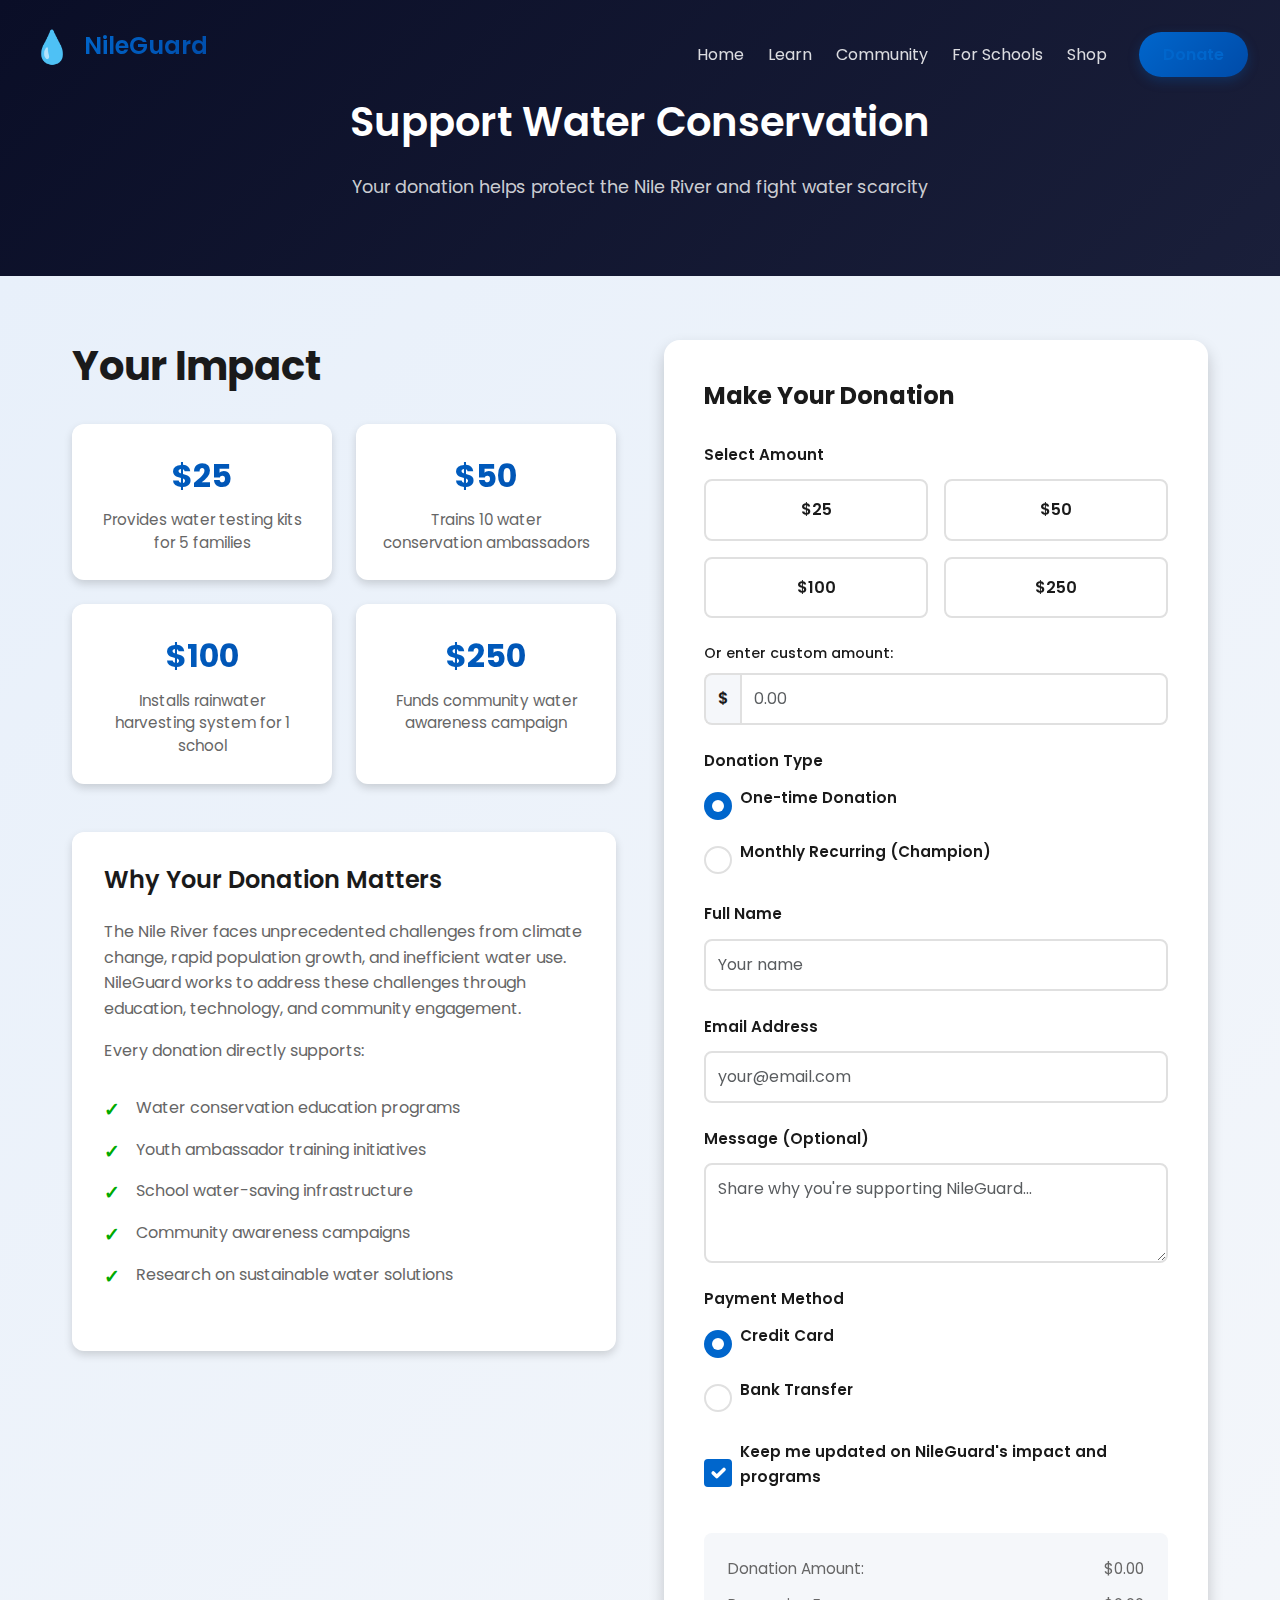
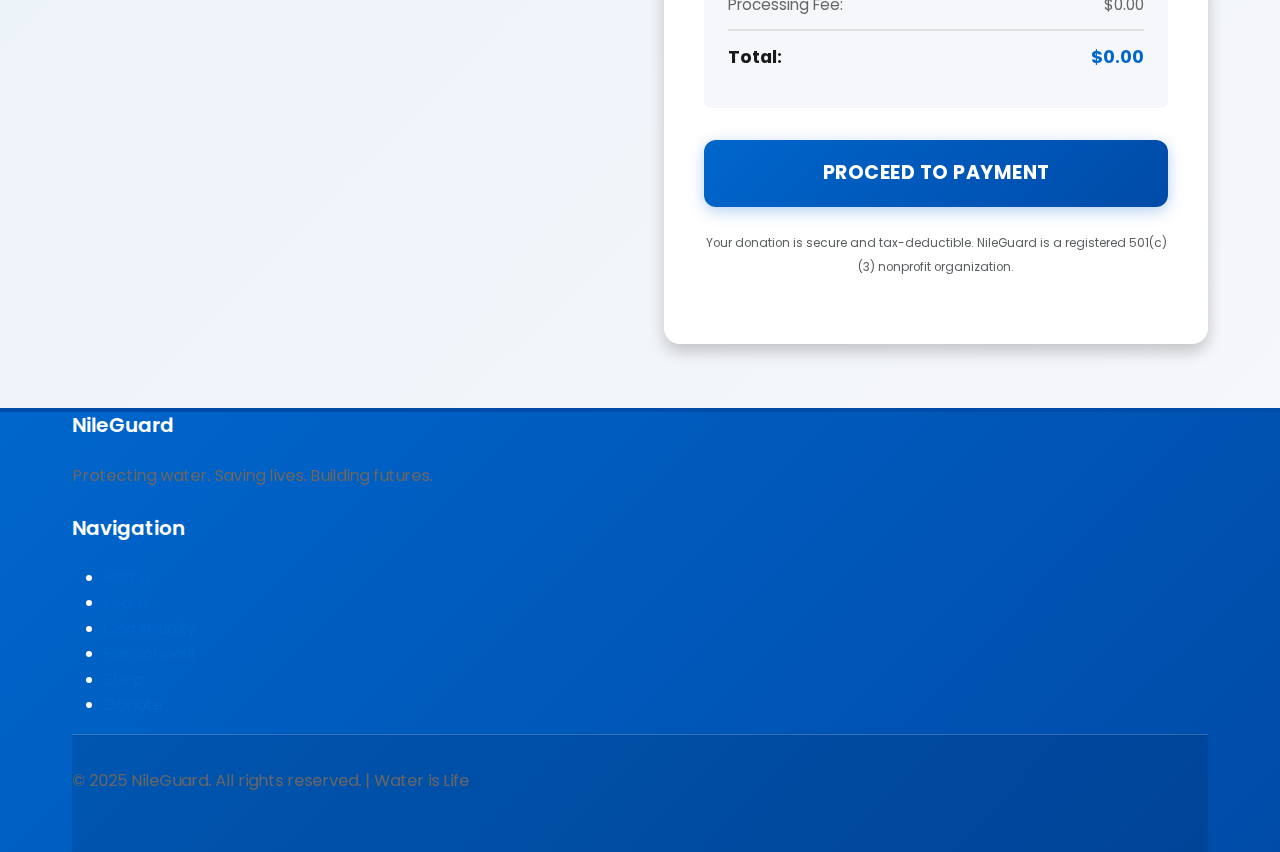
<file: risk.html>
<!DOCTYPE html>
<html lang="en">

<head>
    <meta charset="UTF-8">
    <meta name="viewport" content="width=device-width, initial-scale=1.0">
    <title>Donate - NileGuard</title>

    <!-- Bootstrap CSS -->
    <link href="https://cdn.jsdelivr.net/npm/bootstrap@5.3.0/dist/css/bootstrap.min.css" rel="stylesheet">

    <!-- Fonts -->
    <link href="https://fonts.googleapis.com/css2?family=Poppins:wght@300;400;600;700&display=swap" rel="stylesheet">

    <!-- Custom Styles -->
    <link rel="stylesheet" href="assets/css/common.css">
    <link rel="stylesheet" href="assets/css/donate.css">
</head>

<body>
    <!-- Navigation -->
    <nav class="navbar navbar-expand-lg fixed-top" id="navbar">
        <div class="navbar-container">
            <a class="navbar-brand" href="index.html">
                <span class="brand-icon">💧</span>
                <span class="brand-text">NileGuard</span>
            </a>
            <button class="navbar-toggler" type="button" data-bs-toggle="collapse" data-bs-target="#navbarNav"
                aria-controls="navbarNav" aria-expanded="false" aria-label="Toggle navigation">
                <span class="navbar-toggler-icon"></span>
            </button>
            <div class="collapse navbar-collapse" id="navbarNav">
                <ul class="navbar-nav">
                    <li class="nav-item">
                        <a class="nav-link" href="index.html">Home</a>
                    </li>
                    <li class="nav-item">
                        <a class="nav-link" href="learn.html">Learn</a>
                    </li>
                    <li class="nav-item">
                        <a class="nav-link" href="community.html">Community</a>
                    </li>
                    <li class="nav-item">
                        <a class="nav-link" href="schools.html">For Schools</a>
                    </li>
                    <li class="nav-item">
                        <a class="nav-link" href="store.html">Shop</a>
                    </li>
                    <li class="nav-item nav-donate-btn">
                        <a class="nav-link active" href="risk.html">Donate</a>
                    </li>
                </ul>
            </div>
        </div>
    </nav>

    <!-- Page Header -->
    <section class="page-header">
        <div class="container">
            <h1>Support Water Conservation</h1>
            <p>Your donation helps protect the Nile River and fight water scarcity</p>
        </div>
    </section>

    <!-- Donation Main Content -->
    <main class="donate-main">
        <div class="container">
            <div class="donate-wrapper">
                <!-- Left: Impact Section -->
                <div class="donate-impact">
                    <h2>Your Impact</h2>
                    <div class="impact-cards">
                        <div class="impact-card">
                            <div class="impact-number">$25</div>
                            <div class="impact-text">Provides water testing kits for 5 families</div>
                        </div>
                        <div class="impact-card">
                            <div class="impact-number">$50</div>
                            <div class="impact-text">Trains 10 water conservation ambassadors</div>
                        </div>
                        <div class="impact-card">
                            <div class="impact-number">$100</div>
                            <div class="impact-text">Installs rainwater harvesting system for 1 school</div>
                        </div>
                        <div class="impact-card">
                            <div class="impact-number">$250</div>
                            <div class="impact-text">Funds community water awareness campaign</div>
                        </div>
                    </div>

                    <div class="donation-story">
                        <h3>Why Your Donation Matters</h3>
                        <p>The Nile River faces unprecedented challenges from climate change, rapid population growth,
                            and inefficient water use. NileGuard works to address these challenges through education,
                            technology, and community engagement.</p>
                        <p>Every donation directly supports:</p>
                        <ul>
                            <li>Water conservation education programs</li>
                            <li>Youth ambassador training initiatives</li>
                            <li>School water-saving infrastructure</li>
                            <li>Community awareness campaigns</li>
                            <li>Research on sustainable water solutions</li>
                        </ul>
                    </div>
                </div>

                <!-- Right: Donation Form Section -->
                <div class="donate-form-section">
                    <form id="donationForm" class="donation-form">
                        <h3>Make Your Donation</h3>

                        <!-- Donation Amount Selection -->
                        <div class="form-group">
                            <label>Select Amount</label>
                            <div class="amount-buttons">
                                <button type="button" class="amount-btn" data-amount="25">$25</button>
                                <button type="button" class="amount-btn" data-amount="50">$50</button>
                                <button type="button" class="amount-btn" data-amount="100">$100</button>
                                <button type="button" class="amount-btn" data-amount="250">$250</button>
                            </div>
                            <div class="custom-amount">
                                <label for="customAmount">Or enter custom amount:</label>
                                <div class="input-group">
                                    <span class="input-group-text">$</span>
                                    <input type="number" class="form-control" id="customAmount" placeholder="0.00"
                                        min="1" step="0.01">
                                </div>
                            </div>
                        </div>

                        <!-- Donation Type -->
                        <div class="form-group">
                            <label>Donation Type</label>
                            <div class="donation-type-options">
                                <div class="form-check">
                                    <input class="form-check-input" type="radio" name="donationType" id="oneTime"
                                        value="oneTime" checked>
                                    <label class="form-check-label" for="oneTime">
                                        One-time Donation
                                    </label>
                                </div>
                                <div class="form-check">
                                    <input class="form-check-input" type="radio" name="donationType" id="monthly"
                                        value="monthly">
                                    <label class="form-check-label" for="monthly">
                                        Monthly Recurring (Champion)
                                    </label>
                                </div>
                            </div>
                        </div>

                        <!-- Donor Information -->
                        <div class="form-group">
                            <label for="donorName">Full Name</label>
                            <input type="text" class="form-control" id="donorName" placeholder="Your name" required>
                        </div>

                        <div class="form-group">
                            <label for="donorEmail">Email Address</label>
                            <input type="email" class="form-control" id="donorEmail" placeholder="your@email.com"
                                required>
                        </div>

                        <div class="form-group">
                            <label for="donorMessage">Message (Optional)</label>
                            <textarea class="form-control" id="donorMessage" rows="3"
                                placeholder="Share why you're supporting NileGuard..."></textarea>
                        </div>

                        <!-- Payment Method -->
                        <div class="form-group">
                            <label>Payment Method</label>
                            <div class="payment-methods">
                                <div class="form-check">
                                    <input class="form-check-input" type="radio" name="paymentMethod" id="creditCard"
                                        value="creditCard" checked>
                                    <label class="form-check-label" for="creditCard">
                                        Credit Card
                                    </label>
                                </div>
                                <div class="form-check">
                                    <input class="form-check-input" type="radio" name="paymentMethod" id="bankTransfer"
                                        value="bankTransfer">
                                    <label class="form-check-label" for="bankTransfer">
                                        Bank Transfer
                                    </label>
                                </div>
                            </div>
                        </div>

                        <!-- Newsletter Opt-in -->
                        <div class="form-check form-group">
                            <input class="form-check-input" type="checkbox" id="newsletter" checked>
                            <label class="form-check-label" for="newsletter">
                                Keep me updated on NileGuard's impact and programs
                            </label>
                        </div>

                        <!-- Donation Amount Display -->
                        <div class="donation-summary">
                            <div class="summary-row">
                                <span>Donation Amount:</span>
                                <span id="donationAmountDisplay">$0.00</span>
                            </div>
                            <div class="summary-row">
                                <span>Processing Fee:</span>
                                <span id="processingFee">$0.00</span>
                            </div>
                            <div class="summary-row total">
                                <span>Total:</span>
                                <span id="totalAmount">$0.00</span>
                            </div>
                        </div>

                        <!-- Submit Button -->
                        <button type="submit" class="btn btn-primary btn-lg w-100" id="donateBtn">
                            Proceed to Payment
                        </button>

                        <!-- Trust Badges -->
                        <div class="trust-badges">
                            <p class="text-center text-muted">
                                <small>Your donation is secure and tax-deductible. NileGuard is a registered 501(c)(3)
                                    nonprofit organization.</small>
                            </p>
                        </div>
                    </form>
                </div>
            </div>
        </div>
    </main>

    <!-- Footer -->
    <footer class="footer">
        <div class="container">
            <div class="footer-content">
                <div class="footer-section">
                    <h5>NileGuard</h5>
                    <p>Protecting water. Saving lives. Building futures.</p>
                </div>
                <div class="footer-section">
                    <h5>Navigation</h5>
                    <ul>
                        <li><a href="index.html">Home</a></li>
                        <li><a href="learn.html">Learn</a></li>
                        <li><a href="community.html">Community</a></li>
                        <li><a href="schools.html">For Schools</a></li>
                        <li><a href="store.html">Shop</a></li>
                        <li><a href="risk.html">Donate</a></li>
                    </ul>
                </div>
            </div>
            <div class="footer-bottom">
                <p>&copy; 2025 NileGuard. All rights reserved. | Water is Life</p>
            </div>
        </div>
    </footer>

    <!-- Bootstrap JS -->
    <script src="https://cdn.jsdelivr.net/npm/bootstrap@5.3.0/dist/js/bootstrap.bundle.min.js"></script>

    <!-- GSAP -->
    <script src="https://cdnjs.cloudflare.com/ajax/libs/gsap/3.12.2/gsap.min.js"></script>

    <!-- Custom Scripts -->
    <script src="assets/js/common.js"></script>
    <script src="assets/js/animations.js"></script>
    <script src="assets/js/donate.js"></script>
</body>

</html>
</file>
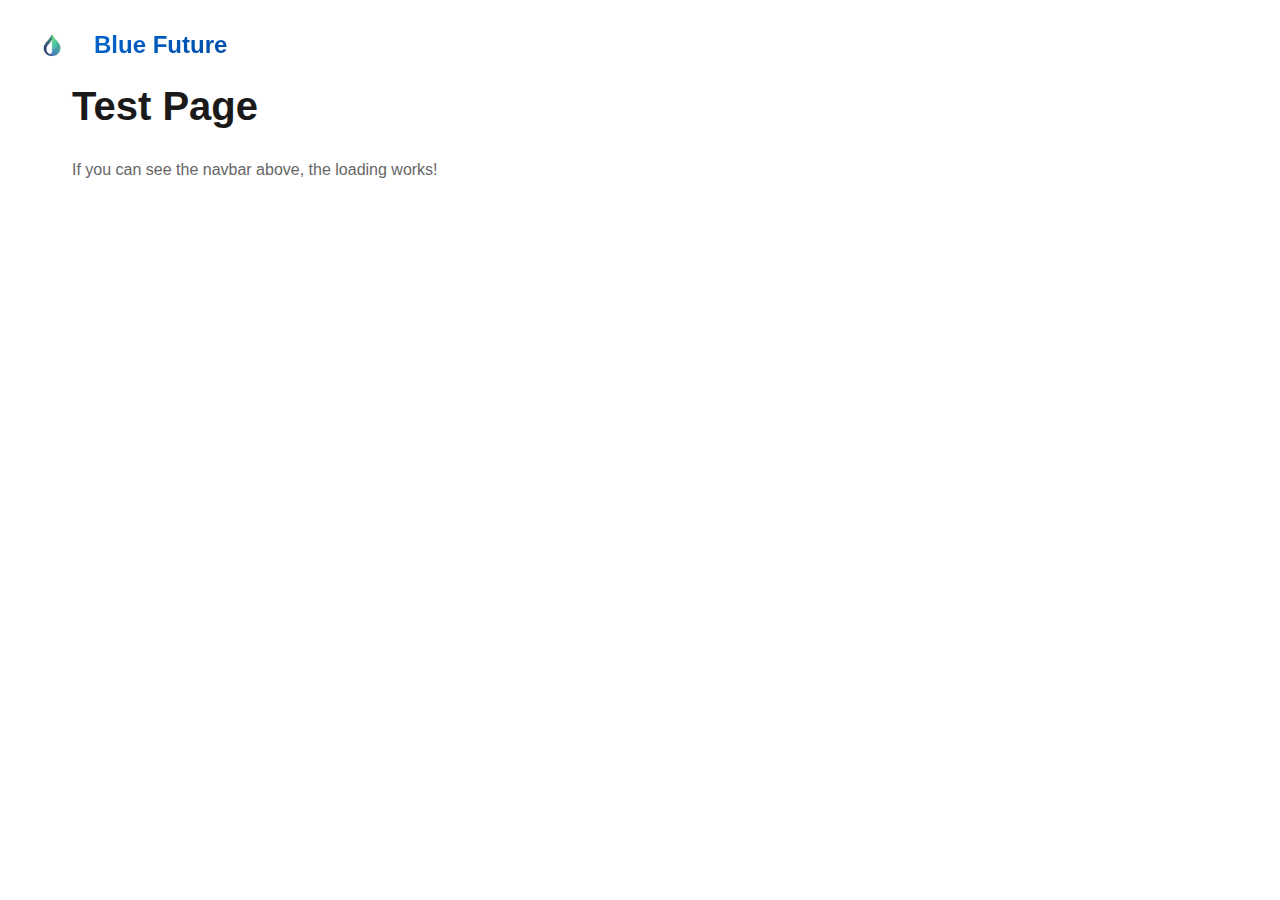
<file: test.html>
<!DOCTYPE html>
<html lang="en">

<head>
    <meta charset="UTF-8">
    <meta name="viewport" content="width=device-width, initial-scale=1.0">
    <title>Test</title>
    <link href="https://cdn.jsdelivr.net/npm/bootstrap@5.3.0/dist/css/bootstrap.min.css" rel="stylesheet">
    <link rel="stylesheet" href="assets/css/common.css">
</head>

<body>
    <!-- Navigation -->
    <div id="navbar-placeholder"></div>

    <main style="padding-top: 80px;">
        <div class="container">
            <h1>Test Page</h1>
            <p>If you can see the navbar above, the loading works!</p>
        </div>
    </main>

    <!-- Footer -->
    <div id="footer-placeholder"></div>

    <!-- Scripts -->
    <script src="https://cdn.jsdelivr.net/npm/bootstrap@5.3.0/dist/js/bootstrap.bundle.min.js"></script>

    <script>
        // Inline test
        const NAVBAR_HTML = `<nav class="navbar navbar-expand-lg fixed-top" id="navbar">
    <div class="navbar-container">
        <a class="navbar-brand" href="index.html">
            <img src="assets/img/bluefuture-logo.png" alt="Blue Future Logo" 
                style="height: 40px; margin-right: 10px;">
            <span class="brand-text">Blue Future</span>
        </a>
        <button class="navbar-toggler" type="button" data-bs-toggle="collapse" data-bs-target="#navbarNav"
            aria-controls="navbarNav" aria-expanded="false" aria-label="Toggle navigation">
            <span class="navbar-toggler-icon"></span>
        </button>
        <div class="collapse navbar-collapse" id="navbarNav">
            <ul class="navbar-nav">
                <li class="nav-item">
                    <a class="nav-link" href="index.html">Home</a>
                </li>
                <li class="nav-item">
                    <a class="nav-link" href="test.html">Test</a>
                </li>
            </ul>
        </div>
    </div>
</nav>`;

        function loadNavbar() {
            try {
                document.body.insertAdjacentHTML('afterbegin', NAVBAR_HTML);
                console.log('Navbar loaded');
            } catch (error) {
                console.error('Error loading navbar:', error);
            }
        }

        // Load on DOM ready
        if (document.readyState === 'loading') {
            document.addEventListener('DOMContentLoaded', loadNavbar);
        } else {
            loadNavbar();
        }
    </script>
</body>

</html>
</file>
<file: assets/css/common.css>
/* ========================================
   COMMON STYLES - Used across all pages
   نمط مشترك - مستخدم في جميع الصفحات
   ======================================== */

:root {
    /* ========================================
       نظام الألوان الموحد - Unified Color Palette
       ======================================== */

    /* الألوان الأساسية - Primary Colors */
    --color-primary: #0066cc;
    /* الأزرق الأساسي */
    --color-primary-light: #3399ff;
    /* أزرق فاتح */
    --color-primary-dark: #004ba8;
    /* أزرق غامق */
    --color-primary-gradient-start: #0066cc;
    --color-primary-gradient-end: #004ba8;

    /* الألوان الثانوية - Secondary Colors */
    --color-accent: #00d4ff;
    /* التركواز/السماوي */
    --color-accent-light: #66e6ff;
    /* تركواز فاتح */
    --color-accent-dark: #0099cc;
    /* تركواز غامق */

    /* ألوان الحالة - Status Colors */
    --color-success: #00aa00;
    /* أخضر النجاح */
    --color-warning: #ffdd00;
    /* أصفر التحذير */
    --color-danger: #dd0000;
    /* أحمر الخطر */
    --color-info: #0066cc;
    /* أزرق المعلومات */

    /* الألوان المحايدة - Neutral Colors */
    --color-dark-bg: #0a0e27;
    /* خلفية غامقة */
    --color-light-bg: #f5f7fa;
    /* خلفية فاتحة */
    --color-white: #ffffff;
    /* أبيض */
    --color-text-dark: #1a1a1a;
    /* نص غامق */
    --color-text-light: #666666;
    /* نص فاتح */
    --color-border: #e0e0e0;
    /* حد فاصل */
    --color-shadow: rgba(0, 0, 0, 0.1);
    /* ظل */

    /* ألوان إضافية للتأكيد - Additional Accent Colors */
    --color-accent-red: #FF6B6B;
    --color-accent-teal: #4ECDC4;
    --color-accent-mint: #95E1D3;
    --color-accent-yellow: #FFD93D;

    /* ========================================
       الخطوط - Typography
       ======================================== */
    --font-primary: 'Poppins', sans-serif;
    --font-size-base: 16px;
    --font-size-sm: 14px;
    --font-size-lg: 18px;
    --font-size-xl: 24px;
    --font-size-2xl: 32px;
    --font-size-3xl: 48px;

    --font-weight-light: 300;
    --font-weight-normal: 400;
    --font-weight-medium: 500;
    --font-weight-bold: 600;
    --font-weight-extra-bold: 700;

    /* ========================================
       المسافات - Spacing Scale
       ======================================== */
    --spacing-xs: 0.5rem;
    /* 8px */
    --spacing-sm: 1rem;
    /* 16px */
    --spacing-md: 1.5rem;
    /* 24px */
    --spacing-lg: 2rem;
    /* 32px */
    --spacing-xl: 3rem;
    /* 48px */
    --spacing-xxl: 4rem;
    /* 64px */

    /* ========================================
       الحدود المستديرة - Border Radius
       ======================================== */
    --radius-sm: 4px;
    --radius-md: 8px;
    --radius-lg: 12px;
    --radius-xl: 16px;
    --radius-full: 9999px;

    /* ========================================
       الظلال - Shadows
       ======================================== */
    --shadow-sm: 0 2px 4px rgba(0, 0, 0, 0.1);
    --shadow-md: 0 4px 8px rgba(0, 0, 0, 0.15);
    --shadow-lg: 0 8px 16px rgba(0, 0, 0, 0.2);
    --shadow-xl: 0 12px 24px rgba(0, 0, 0, 0.25);
    --shadow-2xl: 0 20px 40px rgba(0, 0, 0, 0.3);

    /* ========================================
       الانتقالات والحركات - Transitions
       ======================================== */
    --transition-fast: 0.15s ease;
    --transition-normal: 0.3s ease;
    --transition-slow: 0.5s ease;

    /* ========================================
       التدرجات - Gradients
       ======================================== */
    --gradient-primary: linear-gradient(135deg, #0066cc 0%, #004ba8 100%);
    --gradient-accent: linear-gradient(135deg, #00d4ff 0%, #0099cc 100%);
    --gradient-light: linear-gradient(135deg, #e8f0fa 0%, #f5f7fa 100%);
    --gradient-dark: linear-gradient(135deg, #1e3c72 0%, #2a5298 100%);
}

/* ========================================
   GLOBAL STYLES
   ======================================== */

* {
    margin: 0;
    padding: 0;
    box-sizing: border-box;
}

html {
    scroll-behavior: smooth;
}

body {
    font-family: var(--font-primary);
    font-size: var(--font-size-base);
    line-height: 1.6;
    color: var(--color-text-dark);
    background-color: #fff;
    overflow-x: hidden;
    display: flex;
    flex-direction: column;
    min-height: 100vh;
}

main {
    flex: 1;
}

/* ========================================
   TYPOGRAPHY
   ======================================== */

h1,
h2,
h3,
h4,
h5,
h6 {
    font-weight: var(--font-weight-bold);
    line-height: 1.3;
    margin-bottom: var(--spacing-md);
}

h1 {
    font-size: 2.5rem;
}

h2 {
    font-size: 2rem;
}

h3 {
    font-size: 1.5rem;
}

h4 {
    font-size: 1.25rem;
}

p {
    margin-bottom: var(--spacing-md);
    color: var(--color-text-light);
    line-height: 1.8;
}

a {
    color: var(--color-primary);
    text-decoration: none;
    transition: color var(--transition-normal);
}

a:hover {
    color: var(--color-primary-dark);
}

/* ========================================
   NAVBAR STYLES
   ======================================== */

.navbar {
    background: transparent;
    box-shadow: none;
    padding: 1rem 0;
    z-index: 1000;
    transition: all var(--transition-normal);
}

.navbar.scrolled {
    background: rgba(255, 255, 255, 0.98);
    box-shadow: 0 2px 12px rgba(0, 0, 0, 0.15);
    backdrop-filter: blur(10px);
}

.navbar-container {
    display: flex;
    align-items: center;
    justify-content: space-between;
    width: 100%;
    max-width: 1400px;
    margin: 0 auto;
    padding: 0 2rem;
}

.navbar-brand {
    display: flex;
    align-items: center;
    gap: 0.75rem;
    font-size: 1.5rem;
    font-weight: var(--font-weight-bold);
    color: #fff !important;
    transition: transform var(--transition-normal);
    white-space: nowrap;
}

.navbar.scrolled .navbar-brand {
    color: var(--color-text-dark) !important;
}

.brand-icon {
    font-size: 2rem;
    display: inline-block;
}

.brand-text {
    background: var(--gradient-primary);
    -webkit-background-clip: text;
    -webkit-text-fill-color: transparent;
    background-clip: text;
}

.navbar.scrolled .brand-text {
    -webkit-text-fill-color: unset;
    color: var(--color-primary);
}

.navbar-brand:hover {
    transform: scale(1.05);
}

.navbar-toggler {
    border-color: rgba(255, 255, 255, 0.5) !important;
    padding: 0.25rem 0.5rem;
}

.navbar.scrolled .navbar-toggler {
    border-color: var(--color-text-dark) !important;
}

.navbar-toggler-icon {
    background-image: url("data:image/svg+xml,%3csvg xmlns='http://www.w3.org/2000/svg' viewBox='0 0 30 30'%3e%3cpath stroke='rgba(255, 255, 255, 0.8)' stroke-linecap='round' stroke-miterlimit='10' stroke-width='2' d='M4 7h22M4 15h22M4 23h22'/%3e%3c/svg%3e");
}

.navbar.scrolled .navbar-toggler-icon {
    background-image: url("data:image/svg+xml,%3csvg xmlns='http://www.w3.org/2000/svg' viewBox='0 0 30 30'%3e%3cpath stroke='%231a1a1a' stroke-linecap='round' stroke-miterlimit='10' stroke-width='2' d='M4 7h22M4 15h22M4 23h22'/%3e%3c/svg%3e");
}

.navbar-collapse {
    margin-top: 1rem;
}

.navbar-nav {
    display: flex;
    gap: 0.5rem;
    align-items: center;
    list-style: none;
    margin: 0 0 0 auto;
    padding: 0;
}

.nav-item {
    list-style: none;
}

.navbar-nav .nav-link {
    color: rgba(255, 255, 255, 0.85) !important;
    font-weight: var(--font-weight-normal);
    font-size: 1rem;
    transition: color var(--transition-normal);
    position: relative;
    padding: 0.5rem 1rem;
}

.navbar.scrolled .navbar-nav .nav-link {
    color: var(--color-text-dark) !important;
}

.navbar-nav .nav-link:hover,
.navbar-nav .nav-link.active {
    color: var(--color-primary) !important;
}

.navbar-nav .nav-link.active::after {
    content: '';
    position: absolute;
    bottom: 0;
    left: 50%;
    transform: translateX(-50%);
    width: 20px;
    height: 2px;
    background: var(--gradient-primary);
    border-radius: 1px;
}

/* DONATE BUTTON IN NAVBAR */

.nav-donate-btn {
    margin-left: 1rem;
}

.nav-donate-btn .nav-link {
    background: var(--gradient-primary);
    color: #fff !important;
    padding: 0.6rem 1.5rem !important;
    border-radius: 25px;
    font-weight: 600;
    box-shadow: 0 4px 12px rgba(0, 102, 204, 0.25);
    transition: all 0.3s ease;
}

.nav-donate-btn .nav-link:hover {
    transform: translateY(-2px);
    box-shadow: 0 6px 16px rgba(0, 102, 204, 0.35);
    color: #fff !important;
}

.nav-donate-btn .nav-link.active::after {
    display: none;
}

.navbar.scrolled .nav-donate-btn .nav-link {
    color: #fff !important;
}

/* CART BUTTON IN NAVBAR */

.nav-cart-btn {
    margin-left: 1rem;
}

.nav-cart-btn .nav-link {
    background: linear-gradient(135deg, var(--color-success), #00CC00);
    color: #fff !important;
    padding: 0.6rem 1.5rem !important;
    border-radius: 25px;
    font-weight: 600;
    box-shadow: 0 4px 12px rgba(0, 170, 0, 0.25);
    transition: all 0.3s ease;
    display: flex;
    align-items: center;
    gap: 0.5rem;
    position: relative;
}

.nav-cart-btn .nav-link:hover {
    transform: translateY(-2px);
    box-shadow: 0 6px 16px rgba(0, 170, 0, 0.35);
    color: #fff !important;
}

.nav-cart-btn .nav-link.active::after {
    display: none;
}

.navbar.scrolled .nav-cart-btn .nav-link {
    color: #fff !important;
}

.cart-icon {
    font-size: 1.2rem;
}

.cart-badge {
    background: #fff;
    color: var(--color-success);
    border-radius: 50%;
    padding: 0.1rem 0.4rem;
    font-size: 0.75rem;
    font-weight: 700;
    min-width: 20px;
    height: 20px;
    display: inline-flex;
    align-items: center;
    justify-content: center;
}

/* Mobile Navbar */
@media (max-width: 991px) {
    .navbar-container {
        padding: 0 1rem;
    }

    .navbar-collapse {
        background: rgba(10, 14, 39, 0.98);
        margin-top: 1rem;
        padding: 1.5rem;
        border-radius: var(--radius-lg);
        box-shadow: 0 8px 24px rgba(0, 0, 0, 0.15);
    }

    .navbar.scrolled .navbar-collapse {
        background: rgba(245, 247, 250, 0.98);
        box-shadow: 0 8px 24px rgba(0, 0, 0, 0.1);
    }

    .navbar-nav {
        flex-direction: column;
        gap: 0.5rem;
        margin: 0;
        width: 100%;
    }

    .nav-item {
        width: 100%;
    }

    .navbar-nav .nav-link {
        padding: 0.875rem 1rem;
        border-radius: var(--radius-md);
        width: 100%;
        text-align: left;
        transition: all 0.2s ease;
    }

    .navbar-nav .nav-link:hover {
        background: rgba(0, 102, 204, 0.15);
        padding-left: 1.25rem;
    }

    .navbar.scrolled .navbar-nav .nav-link:hover {
        background: rgba(0, 102, 204, 0.1);
    }

    .nav-donate-btn,
    .nav-cart-btn {
        margin-left: 0;
        margin-top: 0.5rem;
    }

    .nav-donate-btn .nav-link,
    .nav-cart-btn .nav-link {
        text-align: center;
        justify-content: center;
    }
}

/* ========================================
   BUTTON STYLES
   ======================================== */

.btn {
    font-weight: var(--font-weight-bold);
    border-radius: var(--radius-lg);
    padding: 0.75rem 1.5rem;
    transition: all var(--transition-normal);
    border: none;
    cursor: pointer;
}

.btn-primary {
    background: var(--gradient-primary);
    color: #fff;
    box-shadow: var(--shadow-md);
}

.btn-primary:hover {
    background: linear-gradient(135deg, var(--color-primary-dark), var(--color-primary));
    box-shadow: var(--shadow-lg);
    transform: translateY(-2px);
}

.btn-success {
    background: linear-gradient(135deg, var(--color-success), #00cc00);
    color: #fff;
}

.btn-success:hover {
    background: linear-gradient(135deg, #009900, var(--color-success));
    transform: translateY(-2px);
}

.btn-outline-light {
    border: 2px solid rgba(255, 255, 255, 0.5);
    color: #fff;
}

.btn-outline-light:hover {
    background: rgba(255, 255, 255, 0.1);
    border-color: #fff;
}

.btn-outline-primary {
    border: 2px solid var(--color-primary);
    color: var(--color-primary);
}

.btn-outline-primary:hover {
    background: var(--color-primary);
    color: #fff;
}

/* ========================================
   SECTION STYLES
   ======================================== */

section {
    padding: var(--spacing-xxl) 0;
}

.section-title {
    text-align: center;
    font-size: 2.5rem;
    margin-bottom: var(--spacing-lg);
    background: var(--gradient-primary);
    -webkit-background-clip: text;
    -webkit-text-fill-color: transparent;
    background-clip: text;
}

.section-subtitle {
    text-align: center;
    font-size: 1.1rem;
    color: var(--color-text-light);
    margin-bottom: var(--spacing-lg);
}

.page-header {
    background: linear-gradient(135deg, var(--color-dark-bg), #1a1f3a);
    color: #fff;
    padding: 6rem 0 3rem;
    text-align: center;
}

.page-header h1 {
    color: #fff;
    margin-bottom: var(--spacing-md);
    font-size: 2.5rem;
}

.page-header p {
    color: rgba(255, 255, 255, 0.8);
    font-size: 1.1rem;
}

/* ========================================
   CARD STYLES
   ======================================== */

.card {
    background: #fff;
    border: none;
    border-radius: var(--radius-lg);
    box-shadow: var(--shadow-md);
    padding: var(--spacing-lg);
    transition: all var(--transition-normal);
    height: 100%;
}

.card:hover {
    transform: translateY(-8px);
    box-shadow: var(--shadow-xl);
}

.card-icon {
    display: flex;
    align-items: center;
    justify-content: center;
    width: 60px;
    height: 60px;
    background: var(--gradient-primary);
    border-radius: 50%;
    margin-bottom: var(--spacing-md);
}

.icon-svg {
    width: 30px;
    height: 30px;
    color: #fff;
    stroke: #fff;
}

/* ========================================
   FOOTER STYLES
   ======================================== */

.footer {
    background: var(--gradient-primary);
    color: #fff;
    margin-top: auto;
    border-top: 4px solid var(--color-primary-dark);
    position: relative;
    width: 100%;
    display: block;
    visibility: visible;
    opacity: 1;
    z-index: 10;
}

.footer-top {
    padding: var(--spacing-xxl) 0 0;
}

.footer-main {
    display: grid;
    grid-template-columns: 1.2fr 1fr 1fr 1fr;
    gap: var(--spacing-xl);
    margin-bottom: var(--spacing-xxl);
}

.footer-section {
    display: flex;
    flex-direction: column;
}

.footer-brand {
    margin-bottom: 0;
}

.footer-logo {
    display: flex;
    align-items: center;
    gap: 0.75rem;
    margin-bottom: var(--spacing-md);
    font-size: 1.5rem;
    font-weight: var(--font-weight-extra-bold);
    color: #fff;
}

.logo-icon {
    font-size: 2rem;
}

.logo-text {
    color: #fff;
    font-weight: 700;
}

.footer-description {
    color: rgba(255, 255, 255, 0.9);
    font-size: 0.9rem;
    margin-bottom: var(--spacing-lg);
    line-height: 1.5;
}

.footer-social {
    display: flex;
    gap: 1rem;
    align-items: center;
    margin-top: auto;
}

.social-link {
    width: 40px;
    height: 40px;
    border-radius: 50%;
    background: rgba(255, 255, 255, 0.15);
    display: flex;
    align-items: center;
    justify-content: center;
    color: #fff;
    transition: all var(--transition-normal);
    border: 2px solid rgba(255, 255, 255, 0.3);
    font-size: 1.1rem;
}

.social-link:hover {
    background: rgba(255, 255, 255, 0.25);
    border-color: #fff;
    transform: translateY(-3px);
}

.social-icon {
    width: 20px;
    height: 20px;
    fill: #fff;
}

.footer-title {
    color: #e0f0ff;
    font-size: 1rem;
    font-weight: 700;
    margin-bottom: var(--spacing-lg);
    text-transform: none;
    letter-spacing: 0;
}

.footer-links {
    list-style: none;
    display: flex;
    flex-direction: column;
    gap: 0.75rem;
}

.footer-links li a {
    color: rgba(255, 255, 255, 0.85);
    font-size: 0.95rem;
    transition: all var(--transition-normal);
    position: relative;
}

.footer-links li a:hover {
    color: #fff;
    padding-left: 5px;
}

.footer-contact {
    grid-column: 4;
}

.contact-item {
    display: flex;
    align-items: flex-start;
    gap: 0.75rem;
    margin-bottom: var(--spacing-md);
    color: rgba(255, 255, 255, 0.85);
    font-size: 0.95rem;
}

.contact-icon {
    font-size: 1.2rem;
    flex-shrink: 0;
    margin-top: 2px;
}

.contact-item a {
    color: rgba(255, 255, 255, 0.85);
    text-decoration: none;
    transition: color var(--transition-normal);
}

.contact-item a:hover {
    color: #fff;
    text-decoration: underline;
}

.footer-bottom {
    background: rgba(0, 0, 0, 0.1);
    border-top: 1px solid rgba(255, 255, 255, 0.2);
    padding: var(--spacing-lg) 0;
}

.footer-copyright {
    color: rgba(255, 255, 255, 0.8);
    font-size: 0.85rem;
    margin: 0;
}

/* Responsive Footer */
@media (max-width: 1024px) {
    .footer-main {
        grid-template-columns: 1fr 1fr;
        gap: var(--spacing-lg);
    }

    .footer-brand {
        grid-column: 1 / -1;
        flex-direction: row;
        align-items: flex-start;
        gap: var(--spacing-xl);
    }

    .footer-contact {
        grid-column: 2;
    }
}

@media (max-width: 768px) {
    .footer-main {
        grid-template-columns: 1fr;
        gap: var(--spacing-lg);
        margin-bottom: var(--spacing-lg);
        padding-bottom: var(--spacing-lg);
    }

    .footer-brand {
        flex-direction: column;
    }

    .footer-section {
        padding-bottom: var(--spacing-lg);
        border-bottom: 1px solid rgba(255, 255, 255, 0.1);
    }

    .footer-section:last-child {
        border-bottom: none;
    }

    .footer-social {
        margin-top: var(--spacing-lg);
    }
}

/* ========================================
   STATS SECTION
   ======================================== */

.stats-section {
    padding: var(--spacing-xxl) 0;
    background: linear-gradient(180deg, rgba(0, 102, 204, 0.08) 0%, rgba(0, 212, 255, 0.04) 100%);
}

.stats-grid {
    display: grid;
    grid-template-columns: repeat(auto-fit, minmax(200px, 1fr));
    gap: 2rem;
    margin-top: 2rem;
    align-items: stretch;
}

.stat-card {
    background: #fff;
    border-radius: var(--radius-lg);
    padding: 2rem 1.5rem;
    text-align: center;
    box-shadow: 0 2px 12px rgba(0, 102, 204, 0.1);
    transition: all var(--transition-normal);
    border: 1px solid rgba(0, 102, 204, 0.1);
}

.stat-card:hover {
    transform: translateY(-6px);
    box-shadow: 0 8px 24px rgba(0, 102, 204, 0.15);
    border-color: rgba(0, 102, 204, 0.2);
}

.stat-value {
    font-size: 2.5rem;
    font-weight: var(--font-weight-extra-bold);
    background: var(--gradient-primary);
    -webkit-background-clip: text;
    -webkit-text-fill-color: transparent;
    background-clip: text;
    line-height: 1;
    margin-bottom: 0.75rem;
}

.stat-label {
    font-size: 0.95rem;
    color: var(--color-text-light);
    font-weight: 500;
}

/* ========================================
   RESPONSIVE DESIGN
   ======================================== */

@media (max-width: 768px) {
    h1 {
        font-size: 2rem;
    }

    h2 {
        font-size: 1.5rem;
    }

    .section-title {
        font-size: 2rem;
    }

    section {
        padding: var(--spacing-lg) 0;
    }

    .navbar {
        padding: 0.5rem 0;
    }
}

/* ========================================
   UTILITY CLASSES
   ======================================== */

.container {
    max-width: 1200px;
    margin: 0 auto;
    padding: 0 var(--spacing-lg);
}

.text-center {
    text-align: center;
}

.text-right {
    text-align: right;
}

.mt-4 {
    margin-top: var(--spacing-lg);
}

.mb-4 {
    margin-bottom: var(--spacing-lg);
}

.mt-6 {
    margin-top: var(--spacing-xxl);
}

.w-100 {
    width: 100%;
}

.hidden {
    display: none;
}

.visible {
    display: block;
}

/* ========================================
   SCROLLBAR STYLING
   ======================================== */

::-webkit-scrollbar {
    width: 10px;
    height: 10px;
}

::-webkit-scrollbar-track {
    background: var(--color-light-bg);
}

::-webkit-scrollbar-thumb {
    background: var(--color-primary);
    border-radius: 5px;
}

::-webkit-scrollbar-thumb:hover {
    background: var(--color-primary-dark);
}
</file>
<file: assets/css/donate.css>
/* ========================================
   DONATION PAGE STYLES
   استخدام النظام الموحد من common.css
   ======================================== */

/* ========================================
   DONATION MAIN LAYOUT
   ======================================== */

.donate-main {
    padding: 4rem 0;
    background: var(--gradient-light);
    min-height: calc(100vh - 300px);
}

.donate-wrapper {
    display: grid;
    grid-template-columns: 1fr 1fr;
    gap: 3rem;
    align-items: start;
}

/* ========================================
   IMPACT SECTION
   ======================================== */

.donate-impact h2 {
    font-size: 2.5rem;
    color: var(--color-text-dark);
    margin-bottom: 2rem;
    font-weight: 700;
}

.impact-cards {
    display: grid;
    grid-template-columns: 1fr 1fr;
    gap: 1.5rem;
    margin-bottom: 3rem;
}

.impact-card {
    background: #fff;
    border-radius: 12px;
    padding: 1.5rem;
    text-align: center;
    box-shadow: var(--shadow-md);
    transition: all 0.3s ease;
    border: 2px solid transparent;
}

.impact-card:hover {
    transform: translateY(-5px);
    box-shadow: var(--shadow-xl);
    border-color: var(--color-primary);
}

.impact-number {
    font-size: 2rem;
    font-weight: 700;
    background: var(--gradient-primary);
    -webkit-background-clip: text;
    -webkit-text-fill-color: transparent;
    background-clip: text;
    margin-bottom: 0.5rem;
}

.impact-text {
    color: var(--color-text-light);
    font-size: 0.95rem;
    line-height: 1.5;
}

/* ========================================
   DONATION STORY
   ======================================== */

.donation-story {
    background: #fff;
    border-radius: 12px;
    padding: 2rem;
    box-shadow: var(--shadow-md);
}

.donation-story h3 {
    color: var(--color-text-dark);
    margin-bottom: 1.5rem;
    font-weight: 600;
}

.donation-story p {
    color: var(--color-text-light);
    margin-bottom: 1rem;
    line-height: 1.6;
}

.donation-story ul {
    list-style: none;
    padding: 0;
    margin: 1.5rem 0;
}

.donation-story li {
    color: var(--color-text-light);
    padding: 0.5rem 0 0.5rem 2rem;
    position: relative;
    line-height: 1.6;
}

.donation-story li:before {
    content: '✓';
    position: absolute;
    left: 0;
    color: var(--color-success);
    font-weight: bold;
    font-size: 1.2rem;
}

/* ========================================
   DONATION FORM SECTION
   ======================================== */

.donate-form-section {
    position: sticky;
    top: 100px;
}

.donation-form {
    background: #fff;
    border-radius: 16px;
    padding: 2.5rem;
    box-shadow: var(--shadow-lg);
}

.donation-form h3 {
    font-size: 1.5rem;
    color: var(--color-text-dark);
    margin-bottom: 2rem;
    font-weight: 700;
}

.form-group {
    margin-bottom: 1.5rem;
}

.form-group label {
    display: block;
    margin-bottom: 0.75rem;
    color: var(--color-text-dark);
    font-weight: 600;
    font-size: 0.95rem;
}

.form-control,
.form-check-input {
    border: 2px solid var(--color-border);
    border-radius: 8px;
    padding: 0.75rem;
    font-family: var(--font-primary);
    transition: all 0.3s ease;
}

.form-control:focus {
    border-color: var(--color-primary);
    box-shadow: 0 0 0 3px rgba(0, 102, 204, 0.1);
}

.form-check-input:checked {
    background-color: var(--color-primary);
    border-color: var(--color-primary);
}

/* ========================================
   AMOUNT BUTTONS
   ======================================== */

.amount-buttons {
    display: grid;
    grid-template-columns: repeat(2, 1fr);
    gap: 1rem;
    margin-bottom: 1.5rem;
}

.amount-btn {
    padding: 1rem;
    border: 2px solid var(--color-border);
    border-radius: 8px;
    background: #fff;
    color: var(--color-text-dark);
    font-weight: 600;
    cursor: pointer;
    transition: all 0.3s ease;
    font-size: 1rem;
}

.amount-btn:hover {
    border-color: var(--color-primary);
    color: var(--color-primary);
}

.amount-btn.active {
    background: var(--gradient-primary);
    color: #fff;
    border-color: transparent;
}

/* ========================================
   CUSTOM AMOUNT INPUT
   ======================================== */

.custom-amount {
    margin-top: 1rem;
}

.custom-amount label {
    display: block;
    margin-bottom: 0.5rem;
    color: var(--color-text-dark);
    font-size: 0.9rem;
    font-weight: 500;
}

.input-group {
    display: flex;
    align-items: center;
}

.input-group-text {
    background: var(--color-light-bg);
    border: 2px solid var(--color-border);
    border-right: none;
    border-radius: 8px 0 0 8px;
    padding: 0.75rem;
    color: var(--color-text-dark);
    font-weight: 600;
}

.input-group .form-control {
    border-radius: 0 8px 8px 0;
}

/* ========================================
   DONATION TYPE OPTIONS
   ======================================== */

.donation-type-options,
.payment-methods {
    display: flex;
    flex-direction: column;
    gap: 1rem;
}

.form-check {
    display: flex;
    align-items: center;
}

.form-check-label {
    margin-bottom: 0;
    margin-left: 0.5rem;
    color: var(--color-text-dark);
    cursor: pointer;
}

/* ========================================
   DONATION SUMMARY
   ======================================== */

.donation-summary {
    background: var(--color-light-bg);
    border-radius: 8px;
    padding: 1.5rem;
    margin: 2rem 0;
}

.summary-row {
    display: flex;
    justify-content: space-between;
    color: var(--color-text-light);
    margin-bottom: 0.75rem;
    font-size: 0.95rem;
}

.summary-row.total {
    border-top: 2px solid var(--color-border);
    padding-top: 0.75rem;
    margin-top: 0.75rem;
    font-size: 1.1rem;
    font-weight: 700;
    color: var(--color-text-dark);
}

#totalAmount {
    color: var(--color-primary);
    font-weight: 700;
}

/* ========================================
   SUBMIT BUTTON
   ======================================== */

#donateBtn {
    padding: 1.2rem 2rem;
    font-size: 1.2rem;
    font-weight: 700;
    border-radius: 12px;
    border: none;
    background: var(--gradient-primary);
    color: #fff;
    cursor: pointer;
    transition: all 0.4s cubic-bezier(0.4, 0, 0.2, 1);
    position: relative;
    overflow: hidden;
    text-transform: uppercase;
    letter-spacing: 0.5px;
    box-shadow: 0 4px 15px rgba(0, 102, 204, 0.3);
}

#donateBtn:hover {
    transform: translateY(-3px) scale(1.02);
    box-shadow: 0 8px 25px rgba(0, 102, 204, 0.4);
    background: linear-gradient(135deg, #0052a8, #00a8e8);
}

#donateBtn:active {
    transform: translateY(-1px) scale(1);
    box-shadow: 0 4px 15px rgba(0, 102, 204, 0.3);
}

#donateBtn:disabled {
    opacity: 0.6;
    cursor: not-allowed;
    transform: none;
}

#donateBtn:disabled:hover {
    transform: none;
    box-shadow: 0 4px 15px rgba(0, 102, 204, 0.3);
}

/* ========================================
   TRUST BADGES
   ======================================== */

.trust-badges {
    margin-top: 1.5rem;
    text-align: center;
}

.trust-badges p {
    color: var(--color-text-light);
    font-size: 0.85rem;
}

/* ========================================
   CTA SECTION
   ======================================== */

.cta-section {
    background-color: var(--color-accent);
}

.cta-content h2 {
    color: #fff;
    margin-bottom: 1rem;
    font-size: 2.5rem;
}

.cta-content p {
    color: rgba(255, 255, 255, 0.9);
    font-size: 1.1rem;
    margin-bottom: 2rem;
}

.cta-buttons {
    display: flex;
    gap: 1rem;
    justify-content: center;
    flex-wrap: wrap;
}

.cta-buttons .btn {
    padding: 0.9rem 2rem;
    font-size: 1rem;
    min-width: 150px;
}

/* ========================================
   RESPONSIVE DESIGN
   ======================================== */

@media (max-width: 768px) {
    .donate-wrapper {
        grid-template-columns: 1fr;
        gap: 2rem;
    }

    .donate-form-section {
        position: static;
    }

    .impact-cards {
        grid-template-columns: 1fr;
    }

    .amount-buttons {
        grid-template-columns: repeat(2, 1fr);
    }

    .donation-form {
        padding: 1.5rem;
    }

    .donate-impact h2 {
        font-size: 2rem;
    }
}

@media (max-width: 480px) {
    .donate-main {
        padding: 2rem 0;
    }

    .donation-form {
        padding: 1rem;
    }

    .amount-buttons {
        grid-template-columns: 1fr;
    }

    .donate-impact h2 {
        font-size: 1.5rem;
    }

    .impact-number {
        font-size: 1.5rem;
    }
}
</file>
